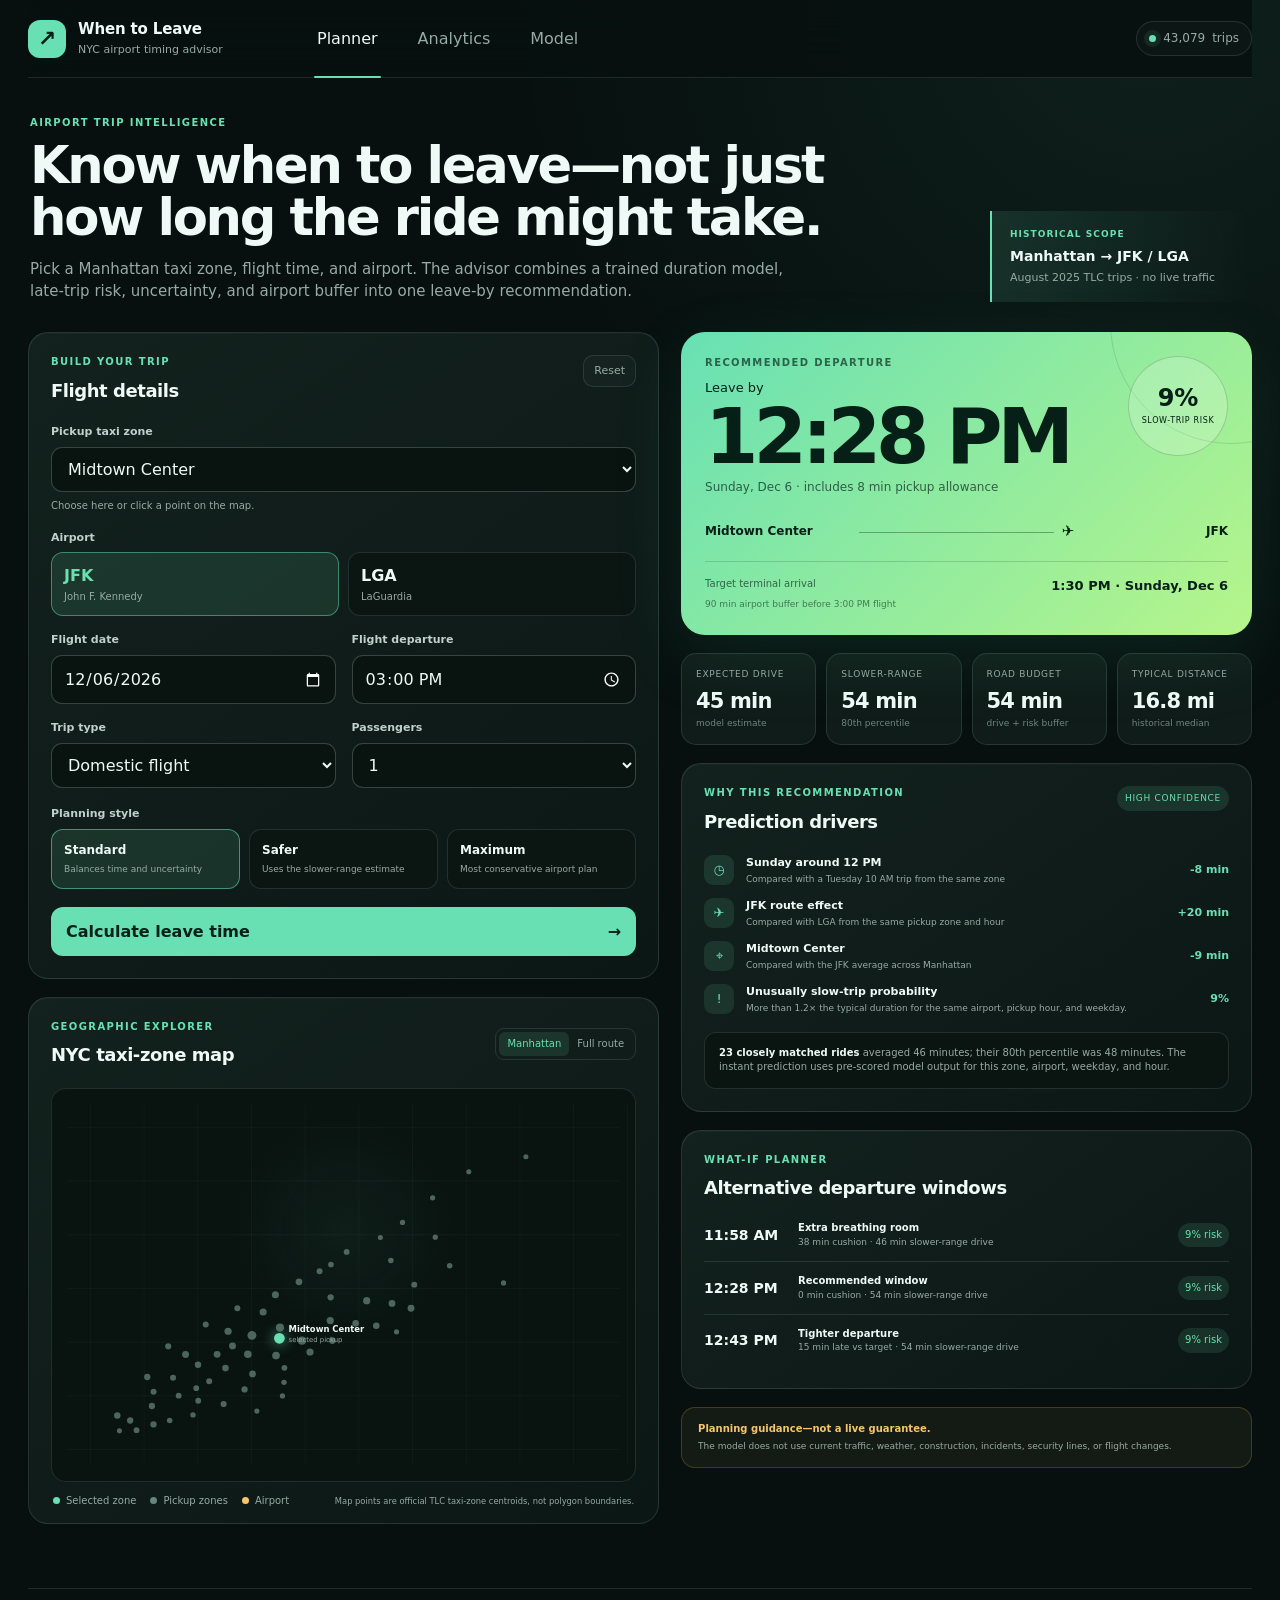
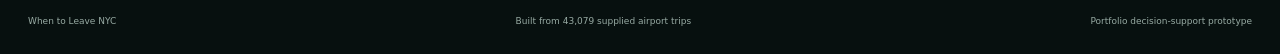
<file: dashboard/index.html>
<!doctype html>
<html lang="en">
<head>
  <meta charset="utf-8">
  <meta name="viewport" content="width=device-width, initial-scale=1">
  <meta name="description" content="Interactive NYC airport taxi timing advisor and analytics dashboard for Manhattan trips to JFK and LaGuardia.">
  <title>When to Leave NYC — Airport Timing Advisor</title>
  <link rel="stylesheet" href="styles.css">
</head>
<body>
  <div class="app-shell">
    <header class="topbar">
      <a class="brand" href="#planner" aria-label="When to Leave NYC home">
        <span class="brand-mark" aria-hidden="true">↗</span>
        <span><strong>When to Leave</strong><small>NYC airport timing advisor</small></span>
      </a>
      <nav class="tabs" aria-label="Dashboard sections">
        <button class="tab is-active" type="button" data-tab="planner">Planner</button>
        <button class="tab" type="button" data-tab="analytics">Analytics</button>
        <button class="tab" type="button" data-tab="model">Model</button>
      </nav>
      <div class="data-pill"><span class="pulse"></span><span id="headerTripCount">43,079</span> trips</div>
    </header>

    <main>
      <section class="view is-active" id="planner-view" data-view="planner">
        <div class="hero-row">
          <div>
            <p class="eyebrow">Airport trip intelligence</p>
            <h1>Know when to leave—not just how long the ride might take.</h1>
            <p class="hero-copy">Pick a Manhattan taxi zone, flight time, and airport. The advisor combines a trained duration model, late-trip risk, uncertainty, and airport buffer into one leave-by recommendation.</p>
          </div>
          <div class="scope-note"><span>Historical scope</span><strong>Manhattan → JFK / LGA</strong><small>August 2025 TLC trips · no live traffic</small></div>
        </div>

        <div class="planner-grid">
          <div class="planner-left">
            <section class="panel controls-panel" aria-labelledby="trip-details-title">
              <div class="panel-heading">
                <div><p class="eyebrow">Build your trip</p><h2 id="trip-details-title">Flight details</h2></div>
                <button class="ghost-button" type="button" id="resetPlanner">Reset</button>
              </div>

              <div class="field-grid two">
                <label class="field span-2" for="zoneSelect">
                  <span>Pickup taxi zone</span>
                  <select id="zoneSelect"></select>
                  <small>Choose here or click a point on the map.</small>
                </label>
                <div class="field span-2">
                  <span>Airport</span>
                  <div class="segmented" role="group" aria-label="Airport">
                    <button class="segment is-active" type="button" data-airport="JFK"><b>JFK</b><small>John F. Kennedy</small></button>
                    <button class="segment" type="button" data-airport="LGA"><b>LGA</b><small>LaGuardia</small></button>
                  </div>
                </div>
                <label class="field" for="flightDate"><span>Flight date</span><input id="flightDate" type="date"></label>
                <label class="field" for="flightTime"><span>Flight departure</span><input id="flightTime" type="time" step="900"></label>
                <label class="field" for="flightType"><span>Trip type</span><select id="flightType"><option value="domestic">Domestic flight</option><option value="international">International flight</option></select></label>
                <label class="field" for="passengers"><span>Passengers</span><select id="passengers"><option>1</option><option>2</option><option>3</option><option>4</option><option>5</option><option>6</option></select></label>
              </div>

              <div class="field risk-field">
                <span>Planning style</span>
                <div class="risk-options" role="radiogroup" aria-label="Planning style">
                  <label><input type="radio" name="risk" value="standard" checked><span><b>Standard</b><small>Balances time and uncertainty</small></span></label>
                  <label><input type="radio" name="risk" value="safer"><span><b>Safer</b><small>Uses the slower-range estimate</small></span></label>
                  <label><input type="radio" name="risk" value="maximum"><span><b>Maximum</b><small>Most conservative airport plan</small></span></label>
                </div>
              </div>
              <button class="primary-button" id="calculateButton" type="button"><span>Calculate leave time</span><span aria-hidden="true">→</span></button>
            </section>

            <section class="panel map-panel" aria-labelledby="map-title">
              <div class="panel-heading map-heading">
                <div><p class="eyebrow">Geographic explorer</p><h2 id="map-title">NYC taxi-zone map</h2></div>
                <div class="compact-toggle" role="group" aria-label="Map view">
                  <button type="button" class="is-active" data-map-mode="manhattan">Manhattan</button>
                  <button type="button" data-map-mode="route">Full route</button>
                </div>
              </div>
              <div class="map-wrap">
                <svg id="zoneMap" viewBox="0 0 760 510" role="img" aria-labelledby="mapSvgTitle mapSvgDesc">
                  <title id="mapSvgTitle">NYC airport taxi zone centroid map</title>
                  <desc id="mapSvgDesc">Clickable taxi-zone centroid points for Manhattan and a route to the selected airport.</desc>
                </svg>
                <div class="map-tooltip" id="mapTooltip" role="status"></div>
              </div>
              <div class="map-footer"><span><i class="legend-dot selected"></i>Selected zone</span><span><i class="legend-dot zone"></i>Pickup zones</span><span><i class="legend-dot airport"></i>Airport</span><small id="mapNote">Centroid locations; not zone boundary polygons.</small></div>
            </section>
          </div>

          <aside class="planner-right" aria-live="polite">
            <section class="recommendation-card">
              <div class="recommendation-top">
                <div><p class="eyebrow light">Recommended departure</p><p class="leave-label">Leave by</p><p class="leave-time" id="leaveTime">—</p><p class="leave-date" id="leaveDate">Select your flight details</p></div>
                <div class="risk-orb" id="riskOrb"><span id="riskPercent">—</span><small>slow-trip risk</small></div>
              </div>
              <div class="route-summary"><span id="routeFrom">Midtown Center</span><span class="route-line"><i></i><b>✈</b></span><span id="routeTo">JFK</span></div>
              <div class="arrival-strip"><span>Target terminal arrival</span><strong id="terminalArrival">—</strong><small id="flightBufferLabel">90 min before flight</small></div>
            </section>

            <div class="metric-grid four">
              <article class="metric-card"><span>Expected drive</span><strong id="expectedDuration">—</strong><small>model estimate</small></article>
              <article class="metric-card"><span>Slower-range</span><strong id="p80Duration">—</strong><small>80th percentile</small></article>
              <article class="metric-card"><span>Road budget</span><strong id="roadBudget">—</strong><small>drive + risk buffer</small></article>
              <article class="metric-card"><span>Typical distance</span><strong id="tripDistance">—</strong><small>historical median</small></article>
            </div>

            <section class="panel insight-panel">
              <div class="panel-heading"><div><p class="eyebrow">Why this recommendation</p><h2>Prediction drivers</h2></div><span class="confidence-badge" id="confidenceBadge">— confidence</span></div>
              <div class="driver-list" id="driverList"></div>
              <div class="evidence-box" id="evidenceBox"></div>
            </section>

            <section class="panel alternatives-panel">
              <div class="panel-heading"><div><p class="eyebrow">What-if planner</p><h2>Alternative departure windows</h2></div></div>
              <div id="alternativeList" class="alternative-list"></div>
            </section>

            <section class="disclaimer"><strong>Planning guidance—not a live guarantee.</strong><span>The model does not use current traffic, weather, construction, incidents, security lines, or flight changes.</span></section>
          </aside>
        </div>
      </section>

      <section class="view" id="analytics-view" data-view="analytics">
        <div class="section-header">
          <div><p class="eyebrow">Historical intelligence</p><h1>What drives Manhattan airport-trip risk?</h1><p>Explore duration, slower-trip exposure, and ride volume across airports, hours, weekdays, and pickup zones.</p></div>
          <div class="analytics-controls">
            <label>Airport<select id="analyticsAirport"><option value="ALL">JFK + LGA</option><option value="JFK">JFK</option><option value="LGA">LGA</option></select></label>
            <label>Metric<select id="analyticsMetric"><option value="avg">Average duration</option><option value="p80">80th percentile</option><option value="lateRate">Late-trip rate</option></select></label>
          </div>
        </div>

        <div class="metric-grid analytics-kpis" id="analyticsKpis"></div>
        <div class="analytics-layout">
          <section class="panel chart-panel wide"><div class="panel-heading"><div><p class="eyebrow">By pickup hour</p><h2 id="hourlyChartTitle">Average duration throughout the day</h2></div><span class="chart-unit" id="hourlyUnit">minutes</span></div><div id="hourlyChart" class="chart-host"></div></section>
          <section class="panel chart-panel"><div class="panel-heading"><div><p class="eyebrow">By weekday</p><h2>Day-of-week pattern</h2></div></div><div id="weekdayChart" class="chart-host"></div></section>
          <section class="panel airport-panel"><div class="panel-heading"><div><p class="eyebrow">Airport comparison</p><h2>JFK vs. LaGuardia</h2></div></div><div id="airportComparison"></div></section>
          <section class="panel heatmap-panel wide"><div class="panel-heading"><div><p class="eyebrow">Week × hour</p><h2>Risk and duration heatmap</h2></div><div class="heat-legend"><span>Lower</span><i></i><span>Higher</span></div></div><div id="heatmap" class="heatmap-scroll"></div></section>
          <section class="panel zone-ranking"><div class="panel-heading"><div><p class="eyebrow">Pickup zones</p><h2>Highest modeled exposure</h2></div><button class="ghost-button" id="showAllZones" type="button">Show 15</button></div><div id="zoneTable"></div></section>
          <section class="panel analytics-map-panel"><div class="panel-heading"><div><p class="eyebrow">Spatial view</p><h2>Zone metric map</h2></div></div><div class="map-wrap analytics-map"><svg id="analyticsMap" viewBox="0 0 620 470" role="img" aria-label="Manhattan taxi zone metric map"></svg><div class="map-tooltip" id="analyticsTooltip"></div></div><p class="map-caption">Point size reflects trip volume. Color intensity reflects the selected metric.</p></section>
        </div>
      </section>

      <section class="view" id="model-view" data-view="model">
        <div class="section-header model-header">
          <div><p class="eyebrow">Transparent modeling</p><h1>How the prediction engine works.</h1><p>The deployed inference layer is trained from the supplied 43,079-trip dataset and pre-scores every Manhattan zone, airport, weekday, and departure hour for instant browser performance.</p></div>
          <div class="model-status"><span>Deployed inference</span><strong id="modelName">Gradient-boosted ensemble</strong><small>Chronological holdout evaluation</small></div>
        </div>

        <div class="metric-grid model-kpis" id="modelKpis"></div>
        <div class="model-layout">
          <section class="panel pipeline-panel wide"><div class="panel-heading"><div><p class="eyebrow">Prediction pipeline</p><h2>From trip inputs to a leave-by time</h2></div></div><div class="pipeline" id="pipelineDiagram"></div></section>
          <section class="panel importance-panel"><div class="panel-heading"><div><p class="eyebrow">Duration model</p><h2>Feature influence</h2></div></div><div id="durationImportance" class="importance-list"></div></section>
          <section class="panel importance-panel"><div class="panel-heading"><div><p class="eyebrow">Risk model</p><h2>Feature influence</h2></div></div><div id="riskImportance" class="importance-list"></div></section>
          <section class="panel threshold-panel wide"><div class="panel-heading"><div><p class="eyebrow">Decision threshold</p><h2>Precision vs. recall tradeoff</h2></div><label class="threshold-control">Threshold <input id="thresholdSlider" type="range" min="20" max="70" step="5" value="40"><strong id="thresholdValue">0.40</strong></label></div><div id="thresholdViz"></div></section>
          <section class="panel benchmark-panel"><div class="panel-heading"><div><p class="eyebrow">Original project results</p><h2>Benchmark models</h2></div></div><div id="benchmarkCards"></div></section>
          <section class="panel limitations-panel"><div class="panel-heading"><div><p class="eyebrow">Responsible use</p><h2>Known limitations</h2></div></div><ul><li>One month of historical yellow-taxi trips.</li><li>No live traffic, weather, incidents, road closures, or event data.</li><li>Only Manhattan pickups and JFK/LGA drop-offs.</li><li>Historical taxi-zone distance is a proxy before a live route exists.</li><li>Late risk is relative to typical conditions for an airport, hour, and weekday—not missed-flight probability.</li></ul></section>
        </div>
      </section>
    </main>

    <footer><span>When to Leave NYC</span><span id="footerData">Built from 43,079 supplied airport trips</span><span>Portfolio decision-support prototype</span></footer>
  </div>

  <div class="toast" id="toast" role="status" aria-live="polite"></div>
  <script src="data/app_data.js"></script>
  <script src="app.js"></script>
</body>
</html>
</file>
<file: dashboard/styles.css>
:root{
  --bg:#07100f;--bg-2:#0b1513;--panel:#101c19;--panel-2:#14231f;--card:#172824;
  --line:rgba(213,239,229,.12);--line-strong:rgba(213,239,229,.22);--text:#effaf6;--muted:#97aaa3;
  --accent:#68e0b4;--accent-2:#b6f58b;--accent-soft:rgba(104,224,180,.12);--warning:#f5c66b;--danger:#ff866e;
  --shadow:0 22px 55px rgba(0,0,0,.28);--radius:20px;--radius-sm:13px;
}
*{box-sizing:border-box}html{scroll-behavior:smooth}body{margin:0;background:radial-gradient(circle at 90% 0,rgba(104,224,180,.08),transparent 32%),var(--bg);color:var(--text);font-family:Inter,ui-sans-serif,system-ui,-apple-system,BlinkMacSystemFont,"Segoe UI",sans-serif;line-height:1.45}
button,input,select{font:inherit}button{color:inherit}a{color:inherit;text-decoration:none}.app-shell{max-width:1540px;margin:auto;min-height:100vh;padding:0 28px}.topbar{height:78px;display:flex;align-items:center;gap:26px;border-bottom:1px solid var(--line);position:sticky;top:0;z-index:50;background:rgba(7,16,15,.88);backdrop-filter:blur(18px)}
.brand{display:flex;align-items:center;gap:12px;min-width:245px}.brand-mark{width:38px;height:38px;border-radius:12px;background:var(--accent);color:#062017;display:grid;place-items:center;font-size:22px;font-weight:900}.brand strong,.brand small{display:block}.brand strong{font-size:15px;letter-spacing:-.01em}.brand small{font-size:11px;color:var(--muted);margin-top:1px}.tabs{display:flex;align-self:stretch;gap:4px}.tab{border:0;background:transparent;padding:0 18px;color:var(--muted);position:relative;cursor:pointer}.tab:hover,.tab:focus-visible{color:var(--text)}.tab.is-active{color:var(--text)}.tab.is-active:after{content:"";height:2px;background:var(--accent);position:absolute;bottom:-1px;left:15px;right:15px;border-radius:2px}.data-pill{margin-left:auto;border:1px solid var(--line);background:rgba(255,255,255,.025);border-radius:999px;padding:8px 12px;font-size:12px;color:var(--muted);display:flex;align-items:center;gap:7px}.pulse{width:7px;height:7px;border-radius:50%;background:var(--accent);box-shadow:0 0 0 5px rgba(104,224,180,.09)}
main{padding:38px 0 64px}.view{display:none}.view.is-active{display:block;animation:fade .22s ease}@keyframes fade{from{opacity:.45;transform:translateY(3px)}to{opacity:1;transform:none}}.hero-row,.section-header{display:flex;justify-content:space-between;align-items:flex-end;gap:34px;margin:0 2px 30px}.hero-row>div:first-child,.section-header>div:first-child{max-width:820px}.eyebrow{text-transform:uppercase;letter-spacing:.14em;font-weight:700;font-size:10px;color:var(--accent);margin:0 0 8px}.eyebrow.light{color:rgba(5,31,22,.65)}h1{font-size:clamp(34px,4vw,58px);line-height:1.03;letter-spacing:-.045em;margin:0 0 15px;max-width:920px}h2{font-size:18px;letter-spacing:-.025em;margin:0}.hero-copy,.section-header p{color:var(--muted);font-size:15px;max-width:780px;margin:0}.scope-note,.model-status{min-width:260px;padding:17px 18px;border-left:2px solid var(--accent);background:linear-gradient(90deg,var(--accent-soft),transparent);border-radius:0 14px 14px 0}.scope-note span,.scope-note strong,.scope-note small,.model-status span,.model-status strong,.model-status small{display:block}.scope-note span,.model-status span{color:var(--accent);text-transform:uppercase;letter-spacing:.12em;font-size:9px;font-weight:700}.scope-note strong,.model-status strong{margin:5px 0 3px;font-size:14px}.scope-note small,.model-status small{color:var(--muted);font-size:11px}
.planner-grid{display:grid;grid-template-columns:minmax(520px,1.05fr) minmax(470px,.95fr);gap:22px}.planner-left,.planner-right{display:flex;flex-direction:column;gap:18px}.panel{background:linear-gradient(145deg,rgba(20,35,31,.96),rgba(12,24,21,.96));border:1px solid var(--line);border-radius:var(--radius);padding:22px;box-shadow:0 1px 0 rgba(255,255,255,.025) inset}.panel-heading{display:flex;align-items:flex-start;justify-content:space-between;gap:16px;margin-bottom:20px}.ghost-button{border:1px solid var(--line);background:rgba(255,255,255,.025);border-radius:10px;padding:7px 10px;font-size:11px;color:var(--muted);cursor:pointer}.ghost-button:hover{border-color:var(--line-strong);color:var(--text)}.field-grid{display:grid;gap:16px}.field-grid.two{grid-template-columns:1fr 1fr}.span-2{grid-column:span 2}.field{display:flex;flex-direction:column;gap:7px}.field>span,.threshold-control{font-size:11px;color:#c0d0ca;font-weight:650}.field small{color:var(--muted);font-size:10px}select,input[type="date"],input[type="time"]{width:100%;background:#091310;color:var(--text);border:1px solid var(--line-strong);border-radius:11px;padding:11px 12px;outline:none;color-scheme:dark}select:focus,input:focus{border-color:var(--accent);box-shadow:0 0 0 3px rgba(104,224,180,.09)}.segmented{display:grid;grid-template-columns:1fr 1fr;gap:9px}.segment{padding:11px 12px;border-radius:12px;border:1px solid var(--line);background:#0b1613;text-align:left;cursor:pointer}.segment b,.segment small{display:block}.segment small{color:var(--muted);font-size:10px;margin-top:2px}.segment.is-active{background:var(--accent-soft);border-color:rgba(104,224,180,.48)}.segment.is-active b{color:var(--accent)}.risk-field{margin-top:18px}.risk-options{display:grid;grid-template-columns:repeat(3,1fr);gap:9px}.risk-options label{position:relative;cursor:pointer}.risk-options input{position:absolute;opacity:0}.risk-options span{display:block;height:100%;padding:12px;border:1px solid var(--line);border-radius:12px;background:#0b1613}.risk-options b,.risk-options small{display:block}.risk-options b{font-size:12px}.risk-options small{font-size:9px;color:var(--muted);margin-top:3px}.risk-options input:checked+span{border-color:rgba(104,224,180,.55);background:var(--accent-soft)}.risk-options input:focus-visible+span{outline:2px solid var(--accent);outline-offset:2px}.primary-button{width:100%;margin-top:18px;border:0;border-radius:12px;padding:13px 15px;background:var(--accent);color:#052018;font-weight:800;display:flex;justify-content:space-between;cursor:pointer}.primary-button:hover{filter:brightness(1.05)}
.map-panel{padding-bottom:15px}.map-heading{align-items:center}.compact-toggle{display:flex;border:1px solid var(--line);padding:3px;border-radius:9px}.compact-toggle button{border:0;background:transparent;color:var(--muted);font-size:10px;border-radius:6px;padding:5px 8px;cursor:pointer}.compact-toggle button.is-active{background:var(--accent-soft);color:var(--accent)}.map-wrap{position:relative;overflow:hidden;border-radius:15px;background:radial-gradient(circle at 50% 36%,rgba(104,224,180,.055),transparent 30%),#091310;border:1px solid var(--line)}#zoneMap,#analyticsMap{width:100%;height:auto;display:block;min-height:390px}.map-grid{stroke:rgba(203,234,223,.055);stroke-width:1}.map-axis-label{fill:#6f847c;font-size:9px}.zone-point{cursor:pointer;transition:r .16s ease,fill .16s,opacity .16s;outline:none}.zone-point:hover,.zone-point:focus{r:8}.zone-point.selected{filter:drop-shadow(0 0 8px rgba(104,224,180,.8))}.route-line-svg{stroke:var(--accent);stroke-width:2;stroke-dasharray:6 7;opacity:.75}.airport-marker{fill:var(--warning);stroke:#fff4d4;stroke-width:2;filter:drop-shadow(0 0 8px rgba(245,198,107,.35))}.map-label{fill:var(--text);font-size:11px;font-weight:700}.map-sublabel{fill:var(--muted);font-size:9px}.map-tooltip{position:absolute;pointer-events:none;opacity:0;background:#ecfbf5;color:#082018;border-radius:10px;padding:8px 10px;font-size:10px;box-shadow:var(--shadow);transform:translate(-50%,-115%);transition:opacity .12s;max-width:190px;z-index:5}.map-tooltip.is-visible{opacity:1}.map-tooltip strong,.map-tooltip span{display:block}.map-tooltip span{opacity:.72;margin-top:2px}.map-footer{display:flex;gap:14px;align-items:center;padding:12px 2px 0;font-size:10px;color:var(--muted);flex-wrap:wrap}.map-footer span{display:flex;align-items:center;gap:6px}.map-footer small{margin-left:auto}.legend-dot{width:7px;height:7px;border-radius:50%;display:inline-block}.legend-dot.zone{background:#67857a}.legend-dot.selected{background:var(--accent)}.legend-dot.airport{background:var(--warning)}
.recommendation-card{background:linear-gradient(135deg,var(--accent),var(--accent-2));color:#061f17;border-radius:24px;padding:24px;position:relative;overflow:hidden;box-shadow:0 24px 70px rgba(56,168,126,.13)}.recommendation-card:after{content:"";position:absolute;width:240px;height:240px;border:1px solid rgba(5,31,23,.12);border-radius:50%;right:-100px;top:-130px}.recommendation-top{display:flex;justify-content:space-between;gap:20px;position:relative;z-index:1}.leave-label{font-size:13px;margin:0}.leave-time{font-size:clamp(48px,6vw,82px);line-height:.95;letter-spacing:-.065em;margin:3px 0 5px;font-weight:780}.leave-date{font-size:12px;margin:0;opacity:.68}.risk-orb{width:100px;height:100px;border-radius:50%;border:1px solid rgba(5,31,23,.18);background:rgba(255,255,255,.2);display:flex;flex-direction:column;align-items:center;justify-content:center;flex:0 0 auto}.risk-orb span{font-size:24px;font-weight:800;line-height:1}.risk-orb small{font-size:8px;margin-top:5px;text-transform:uppercase;letter-spacing:.08em}.route-summary{display:grid;grid-template-columns:1fr minmax(70px,1.5fr) 1fr;align-items:center;gap:10px;margin:25px 0 18px;font-size:12px;font-weight:700;position:relative;z-index:1}.route-summary>span:last-child{text-align:right}.route-line{display:flex;align-items:center}.route-line i{height:1px;background:rgba(5,31,23,.35);flex:1}.route-line b{font-size:15px;margin-left:8px}.arrival-strip{border-top:1px solid rgba(5,31,23,.16);padding-top:15px;display:grid;grid-template-columns:1fr auto;position:relative;z-index:1}.arrival-strip span{font-size:10px;opacity:.65}.arrival-strip strong{font-size:13px}.arrival-strip small{grid-column:1/-1;font-size:9px;opacity:.55;margin-top:2px}.metric-grid{display:grid;gap:10px}.metric-grid.four{grid-template-columns:repeat(4,1fr)}.metric-card{background:var(--panel);border:1px solid var(--line);border-radius:15px;padding:14px;min-width:0}.metric-card span,.metric-card strong,.metric-card small{display:block}.metric-card span{font-size:9px;text-transform:uppercase;letter-spacing:.08em;color:var(--muted)}.metric-card strong{font-size:21px;letter-spacing:-.04em;margin:5px 0 1px;white-space:nowrap}.metric-card small{font-size:9px;color:#6f857d}.confidence-badge{font-size:9px;text-transform:uppercase;letter-spacing:.08em;border-radius:999px;padding:6px 8px;background:var(--accent-soft);color:var(--accent)}.driver-list{display:flex;flex-direction:column;gap:12px}.driver-row{display:grid;grid-template-columns:32px 1fr auto;align-items:center;gap:10px}.driver-icon{width:30px;height:30px;border-radius:9px;background:var(--accent-soft);display:grid;place-items:center;color:var(--accent);font-size:13px}.driver-copy strong,.driver-copy span{display:block}.driver-copy strong{font-size:11px}.driver-copy span{font-size:9px;color:var(--muted);margin-top:2px}.driver-value{font-size:11px;font-weight:700;color:var(--accent)}.evidence-box{margin-top:17px;padding:13px 14px;border-radius:12px;background:#0a1512;border:1px solid var(--line);font-size:10px;color:var(--muted)}.evidence-box strong{color:var(--text)}.alternative-list{display:flex;flex-direction:column}.alternative-row{display:grid;grid-template-columns:82px 1fr auto;gap:12px;align-items:center;padding:12px 0;border-top:1px solid var(--line)}.alternative-row:first-child{border-top:0;padding-top:0}.alt-time{font-size:14px;font-weight:750}.alt-copy strong,.alt-copy span{display:block}.alt-copy strong{font-size:10px}.alt-copy span{font-size:9px;color:var(--muted)}.alt-risk{font-size:10px;padding:5px 7px;border-radius:999px;background:var(--accent-soft);color:var(--accent)}.disclaimer{padding:14px 16px;border:1px solid rgba(245,198,107,.2);background:rgba(245,198,107,.055);border-radius:14px;display:flex;flex-direction:column;gap:3px}.disclaimer strong{font-size:10px;color:var(--warning)}.disclaimer span{font-size:9px;color:var(--muted)}
.section-header{align-items:flex-end}.section-header h1{font-size:44px}.analytics-controls{display:flex;gap:10px}.analytics-controls label{font-size:9px;text-transform:uppercase;letter-spacing:.09em;color:var(--muted)}.analytics-controls select{min-width:170px;margin-top:5px;padding:9px}.analytics-kpis,.model-kpis{grid-template-columns:repeat(5,1fr);margin-bottom:18px}.analytics-layout,.model-layout{display:grid;grid-template-columns:1.35fr .9fr;gap:18px}.wide{grid-column:1/-1}.chart-host{min-height:300px}.chart-svg{width:100%;height:auto;display:block}.chart-axis{stroke:var(--line);stroke-width:1}.chart-axis-text{fill:var(--muted);font-size:9px}.chart-path{fill:none;stroke:var(--accent);stroke-width:3;stroke-linecap:round;stroke-linejoin:round}.chart-area{fill:url(#areaGradient)}.chart-point{fill:var(--accent);stroke:var(--panel);stroke-width:2}.bar-track{fill:rgba(255,255,255,.04)}.bar-fill{fill:var(--accent)}.bar-label{fill:var(--text);font-size:10px}.bar-value{fill:var(--muted);font-size:9px}.chart-unit{font-size:9px;color:var(--muted);text-transform:uppercase;letter-spacing:.08em}.airport-compare-card{padding:15px 0;border-top:1px solid var(--line)}.airport-compare-card:first-child{border-top:0;padding-top:0}.airport-row{display:flex;justify-content:space-between;align-items:center}.airport-row strong{font-size:22px}.airport-row span{font-size:10px;color:var(--muted)}.compare-metrics{display:grid;grid-template-columns:repeat(3,1fr);gap:8px;margin-top:12px}.compare-metrics div{padding:10px;background:#0b1613;border-radius:10px}.compare-metrics small,.compare-metrics b{display:block}.compare-metrics small{font-size:8px;color:var(--muted);text-transform:uppercase}.compare-metrics b{font-size:12px;margin-top:3px}.heat-legend{display:flex;align-items:center;gap:6px;font-size:8px;color:var(--muted)}.heat-legend i{width:70px;height:7px;border-radius:10px;background:linear-gradient(90deg,rgba(104,224,180,.08),var(--accent))}.heatmap-scroll{overflow-x:auto}.heatmap-grid{display:grid;grid-template-columns:44px repeat(24,minmax(24px,1fr));gap:3px;min-width:760px;align-items:center}.heat-cell{aspect-ratio:1;border-radius:4px;display:grid;place-items:center;font-size:0;position:relative}.heat-cell:hover:after{content:attr(data-tip);position:absolute;bottom:calc(100% + 5px);left:50%;transform:translateX(-50%);font-size:9px;white-space:nowrap;background:#effaf6;color:#07100f;border-radius:7px;padding:5px 6px;z-index:5}.heat-label{font-size:8px;color:var(--muted);text-align:center}.heat-day{text-align:right;padding-right:5px}.zone-table{width:100%;border-collapse:collapse}.zone-table th,.zone-table td{padding:10px 8px;border-top:1px solid var(--line);font-size:10px;text-align:right}.zone-table th{font-size:8px;text-transform:uppercase;letter-spacing:.08em;color:var(--muted);font-weight:600}.zone-table th:first-child,.zone-table td:first-child{text-align:left}.rank-zone{display:flex;align-items:center;gap:8px}.rank-num{width:22px;height:22px;border-radius:7px;background:var(--accent-soft);color:var(--accent);display:grid;place-items:center;font-size:8px}.metric-bar{height:5px;border-radius:10px;background:rgba(255,255,255,.05);overflow:hidden;margin-top:5px}.metric-bar i{display:block;height:100%;background:var(--accent);border-radius:10px}.analytics-map{background:#091310}.map-caption{font-size:9px;color:var(--muted);margin:10px 0 0}
.model-layout{grid-template-columns:1fr 1fr}.pipeline{display:grid;grid-template-columns:repeat(5,1fr);align-items:stretch;gap:20px}.pipeline-step{padding:15px;border:1px solid var(--line);border-radius:13px;background:#0a1512;position:relative}.pipeline-step:not(:last-child):after{content:"→";position:absolute;right:-16px;top:50%;color:var(--accent);transform:translateY(-50%)}.pipeline-step span{display:block;font-size:9px;color:var(--accent);text-transform:uppercase;letter-spacing:.1em}.pipeline-step strong{display:block;font-size:11px;margin:6px 0 3px}.pipeline-step small{font-size:9px;color:var(--muted)}.importance-list{display:flex;flex-direction:column;gap:12px}.importance-row{display:grid;grid-template-columns:110px 1fr 45px;align-items:center;gap:10px}.importance-row span{font-size:10px}.importance-track{height:8px;border-radius:10px;background:#091310;overflow:hidden}.importance-track i{height:100%;display:block;border-radius:10px;background:linear-gradient(90deg,var(--accent),var(--accent-2))}.importance-row b{text-align:right;font-size:9px;color:var(--muted)}.threshold-control{display:flex;align-items:center;gap:9px}.threshold-control input{width:120px;accent-color:var(--accent)}.threshold-control strong{color:var(--accent);width:32px}.threshold-content{display:grid;grid-template-columns:1.5fr .8fr;gap:22px}.threshold-bars{display:flex;flex-direction:column;gap:14px}.threshold-stat{display:grid;grid-template-columns:75px 1fr 45px;gap:10px;align-items:center}.threshold-stat span{font-size:10px}.threshold-stat div{height:10px;background:#091310;border-radius:10px;overflow:hidden}.threshold-stat i{display:block;height:100%;border-radius:10px}.threshold-stat i.precision{background:var(--accent)}.threshold-stat i.recall{background:var(--warning)}.threshold-stat i.f1{background:#8ab5ff}.threshold-stat b{font-size:10px;text-align:right}.threshold-note{padding:15px;border-radius:13px;background:var(--accent-soft);font-size:10px;color:var(--muted)}.threshold-note strong{color:var(--accent);display:block;font-size:13px;margin-bottom:5px}.benchmark-card{padding:13px 0;border-top:1px solid var(--line)}.benchmark-card:first-child{border-top:0}.benchmark-card>div{display:flex;justify-content:space-between;gap:10px}.benchmark-card strong{font-size:11px}.benchmark-card b{font-size:12px;color:var(--accent)}.benchmark-card p{font-size:9px;color:var(--muted);margin:3px 0 0}.limitations-panel ul{padding:0;margin:0;list-style:none}.limitations-panel li{font-size:10px;color:var(--muted);padding:10px 0 10px 18px;border-top:1px solid var(--line);position:relative}.limitations-panel li:first-child{border-top:0;padding-top:0}.limitations-panel li:before{content:"";position:absolute;left:0;top:15px;width:6px;height:6px;border-radius:50%;background:var(--warning)}.limitations-panel li:first-child:before{top:5px}footer{border-top:1px solid var(--line);min-height:66px;display:flex;align-items:center;justify-content:space-between;gap:20px;font-size:9px;color:var(--muted)}.toast{position:fixed;left:50%;bottom:22px;transform:translate(-50%,20px);opacity:0;background:#effaf6;color:#07100f;border-radius:10px;padding:10px 14px;font-size:11px;font-weight:650;transition:.2s;z-index:100}.toast.show{opacity:1;transform:translate(-50%,0)}
@media(max-width:1150px){.planner-grid{grid-template-columns:1fr}.planner-right{display:grid;grid-template-columns:1fr 1fr;align-items:start}.recommendation-card,.metric-grid.four,.insight-panel,.disclaimer{grid-column:span 2}.analytics-kpis,.model-kpis{grid-template-columns:repeat(3,1fr)}.analytics-layout{grid-template-columns:1fr}.wide{grid-column:auto}.model-layout{grid-template-columns:1fr 1fr}.pipeline{grid-template-columns:1fr}.pipeline-step:not(:last-child):after{content:"↓";right:50%;top:auto;bottom:-19px;transform:translateX(50%)}}
@media(max-width:760px){.app-shell{padding:0 15px}.topbar{height:auto;min-height:68px;flex-wrap:wrap;padding:12px 0;gap:10px}.brand{min-width:0}.brand small{display:none}.tabs{order:3;width:100%;height:42px;border-top:1px solid var(--line)}.tab{flex:1}.data-pill{font-size:9px;padding:6px 8px}main{padding-top:26px}.hero-row,.section-header{align-items:flex-start;flex-direction:column}.scope-note,.model-status{width:100%}h1,.section-header h1{font-size:36px}.planner-grid{display:block}.planner-left,.planner-right{display:flex;margin-bottom:18px}.field-grid.two{grid-template-columns:1fr}.span-2{grid-column:auto}.risk-options{grid-template-columns:1fr}.metric-grid.four{grid-template-columns:1fr 1fr}.recommendation-top{align-items:flex-start}.risk-orb{width:82px;height:82px}.leave-time{font-size:54px}.map-footer small{margin-left:0;width:100%}.analytics-controls{width:100%;flex-direction:column}.analytics-controls label,.analytics-controls select{width:100%}.analytics-kpis,.model-kpis{grid-template-columns:1fr 1fr}.analytics-layout,.model-layout{grid-template-columns:1fr}.threshold-content{grid-template-columns:1fr}.pipeline{grid-template-columns:1fr}.importance-row{grid-template-columns:100px 1fr 38px}footer{flex-direction:column;align-items:flex-start;justify-content:center;padding:18px 0}#zoneMap,#analyticsMap{min-height:320px}}
@media(max-width:430px){.metric-grid.four,.analytics-kpis,.model-kpis{grid-template-columns:1fr 1fr}.recommendation-card{padding:19px}.risk-orb{width:72px;height:72px}.risk-orb span{font-size:20px}.route-summary{grid-template-columns:1fr 60px 1fr}.panel{padding:17px}.alternative-row{grid-template-columns:70px 1fr}.alt-risk{grid-column:2}.compare-metrics{grid-template-columns:1fr 1fr}.threshold-control input{width:80px}}
</file>
